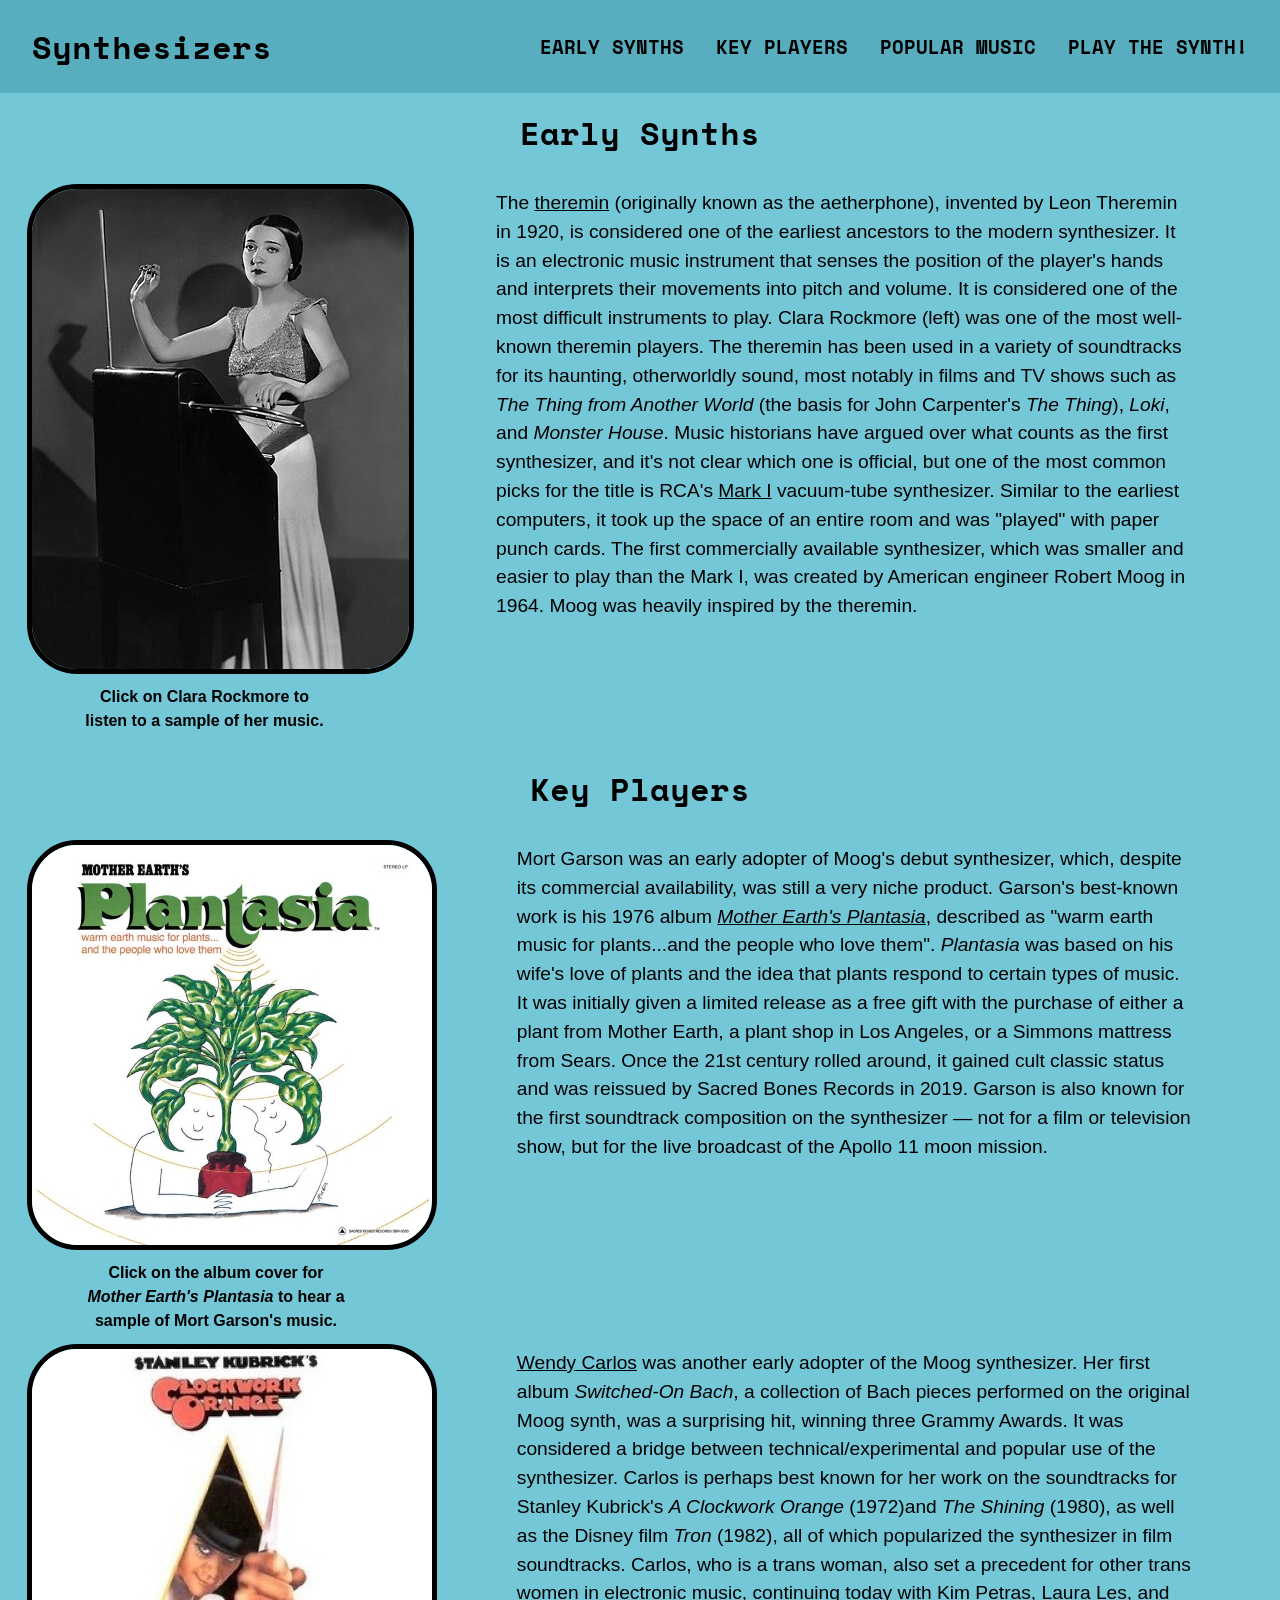
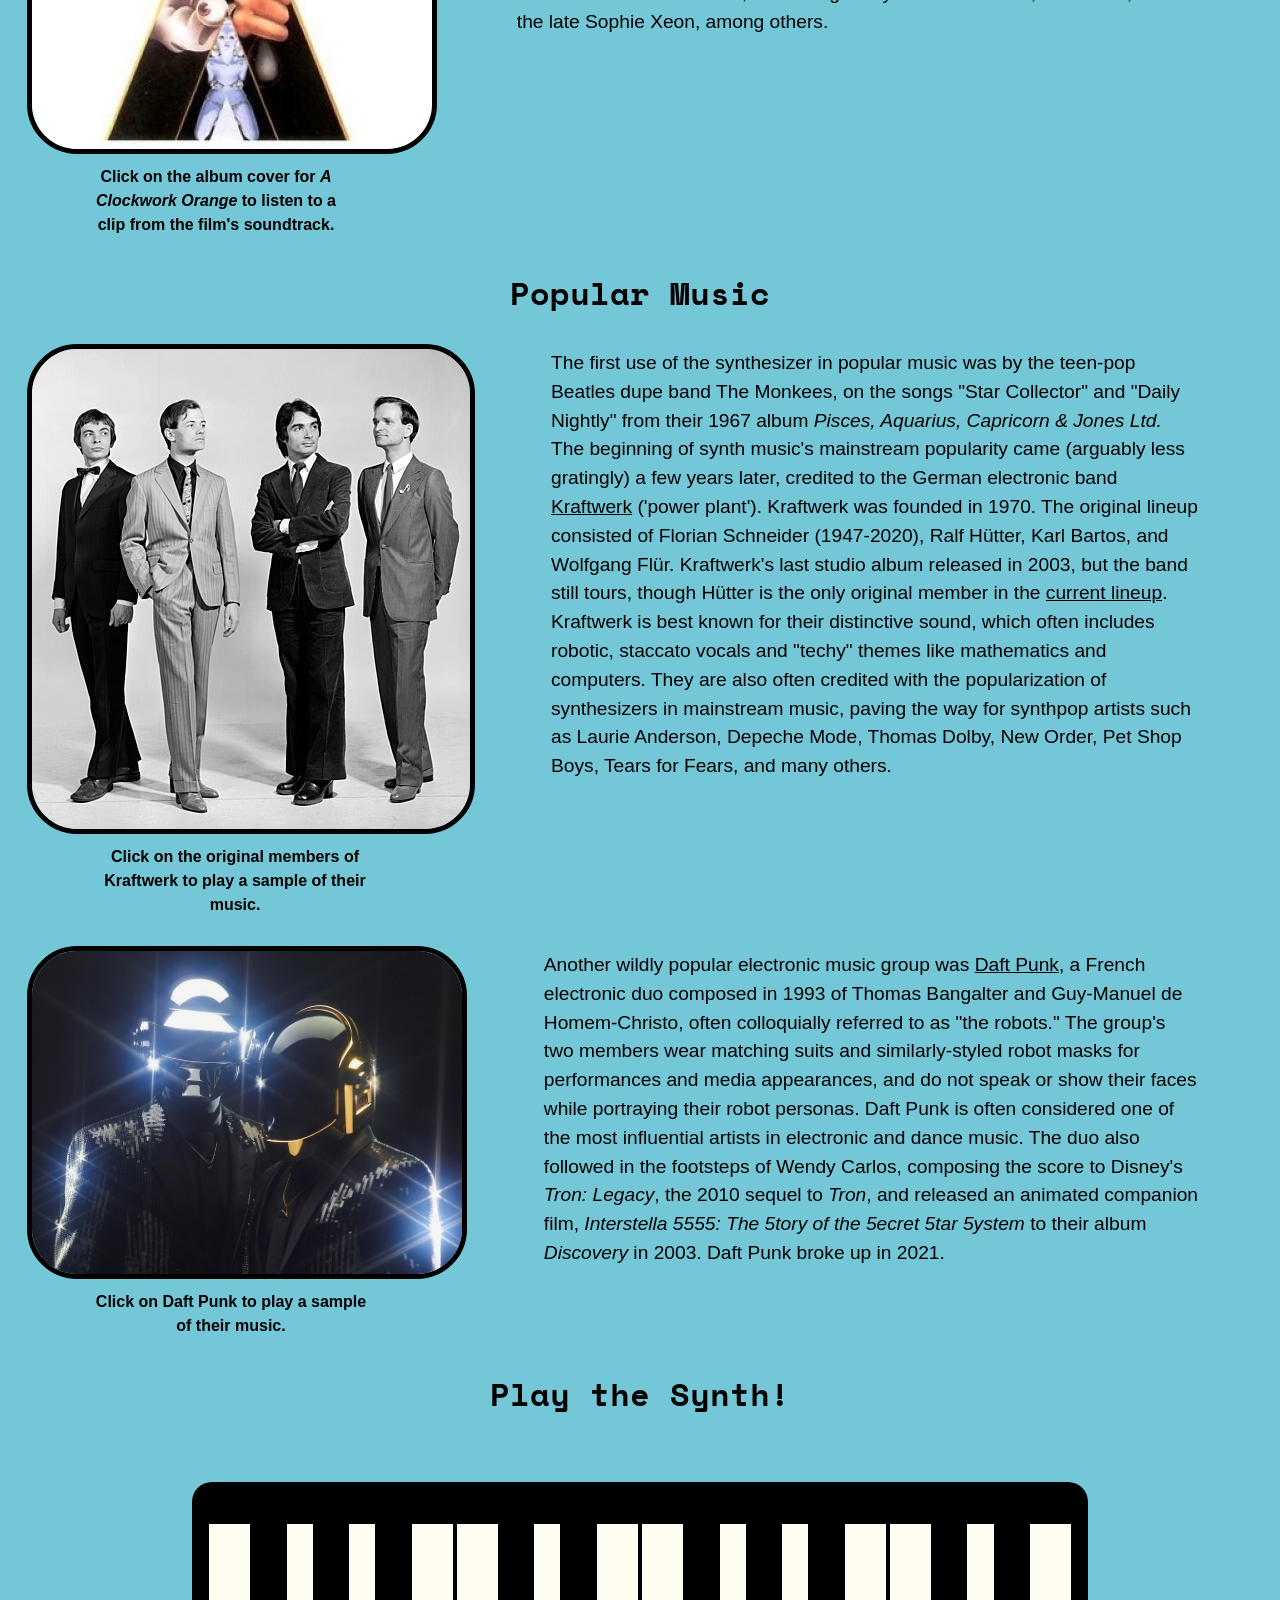
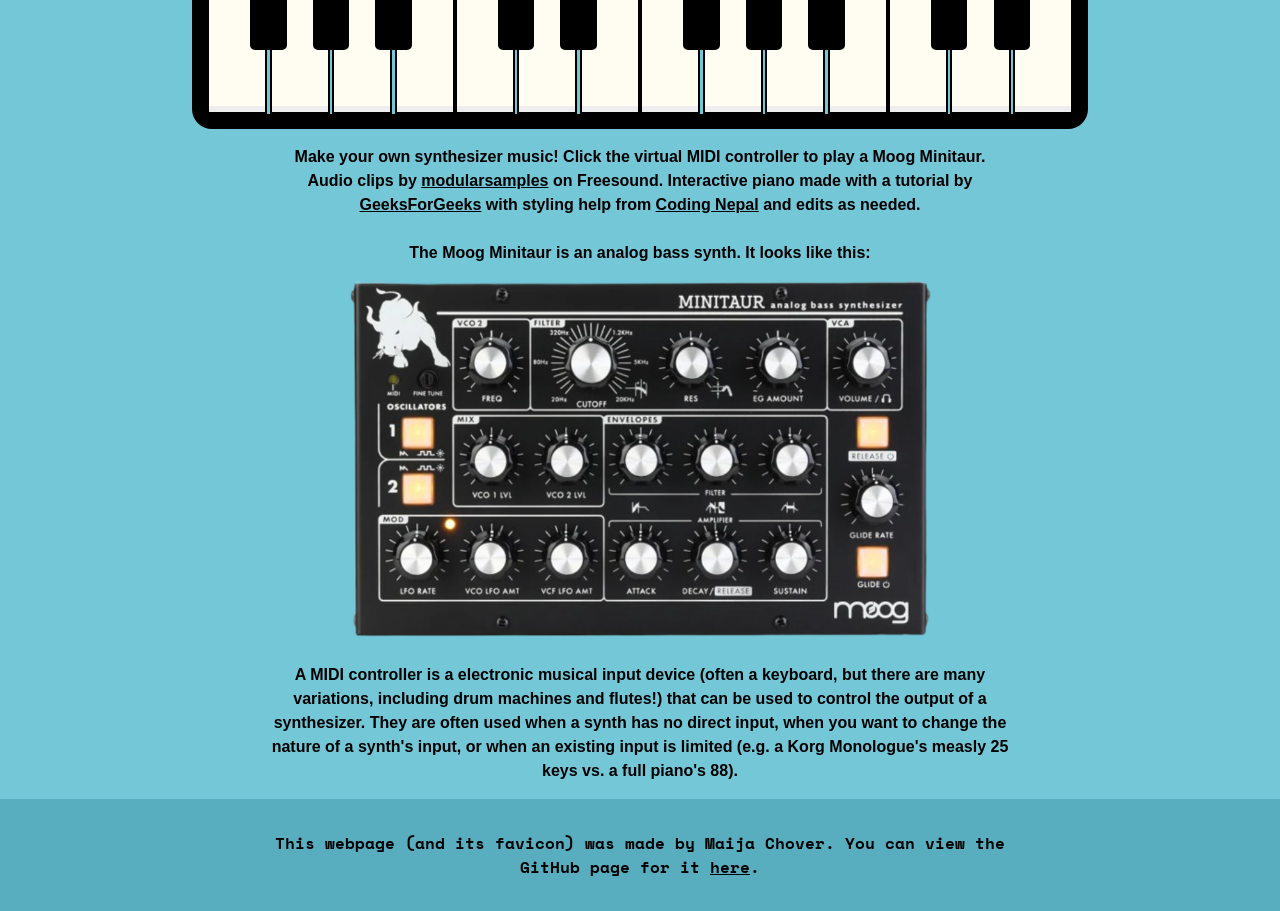
<file: index.html>
<!DOCTYPE html>
<html>

<head>
    <meta charset="utf-8">
    <meta name="viewport" content="width=device-width, initial-scale=1">
    <title>Synthesizers</title>
    <link rel="icon" type="image/png" href="images/favicon.png">

    <link rel="preconnect" href="https://fonts.googleapis.com">
    <link rel="preconnect" href="https://fonts.gstatic.com" crossorigin>
    <link href="https://fonts.googleapis.com/css2?family=Lato:ital,wght@0,100;0,300;0,400;0,700;0,900;1,100;1,300;1,400;1,700;1,900&family=Space+Mono:ital,wght@0,400;0,700;1,400;1,700&display=swap" rel="stylesheet">

    <link rel="stylesheet" href="styles/synth-project.css">
</head>

<body>
    <header>
<h1>Synthesizers</h1> 
<nav>
    <ul>
        <li><a href="#early-synths">Early Synths</a></li>
        <li><a href="#key-players">Key Players</a></li>
        <li><a href="#popular-music">Popular Music</a></li>
        <li><a href="#play-the-synth">Play the Synth!</a></li>
    </ul>
</nav>
</header>

<article id="early-synths">
<h1>Early Synths</h1>
</article>

<article id="theremin">
    <section class="image">
        <div class="card" id="card1">
            <div class="card-contents">
                <div class="front">
            <img src="images/clara-rockmore.jpg" alt="A black and white photo of Clara Rockmore standing at her theremin." id="clara-rockmore">
            </div>
                <div class="back">
                    <img src="images/clara-rockmore.jpg" alt="A black and white photo of Clara Rockmore standing at her theremin." id="clara-rockmore2">
        <h4>"The Swan" from <i>The Carnival of the Animals</i> by Camille Saint-Saëns performed by Clara Rockmore. Image of Clara Rockmore from <a href="https://commons.wikimedia.org/wiki/File:Clara_Rockmore_(1911-1998)_at_her_Theremin.jpg" target="_blank">Wikimedia Commons</a> in the public domain. <a href="https://www.w3schools.com/howto/howto_css_flip_card.asp" target="_blank">Flip card tutorial</a> and <a href="https://www.w3schools.com/howto/howto_css_image_text.asp" target="_blank"> text-over-image tutorial</a> by W3Schools with edits as needed.</h4>
        <audio src="audio/track1.mp3" class="audio" id="track1" preload="auto">
        </audio>
                </div>
            </div>
        </div>
        <h4>Click on Clara Rockmore to listen to a sample of her music.</h4>
    </section>

<section class="text">
<p>The <a href="https://omeka-s.grinnell.edu/s/MusicalInstruments/item/8038#:~:text=The%20theremin%20is%20a%20movement,Anglicized%20form%20as%20Leon%20Theremin" target="_blank">theremin</a> (originally known as the aetherphone), invented by Leon Theremin in 1920, is considered one of the earliest ancestors to the modern synthesizer. It is an electronic music instrument that senses the position of the player's hands and interprets their movements into pitch and volume. It is considered one of the most difficult instruments to play. Clara Rockmore (left) was one of the most well-known theremin players. The theremin has been used in a variety of soundtracks for its haunting, otherworldly sound, most notably in films and TV shows such as <i>The Thing from Another World</i> (the basis for John Carpenter's <i>The Thing</i>), <i>Loki</i>, and <i>Monster House</i>. Music historians have argued over what counts as the first synthesizer, and it's not clear which one is official, but one of the most common picks for the title is RCA's <a href="https://ethw.org/RCA_Mark_I_and_Mark_II_Synthesizers" target="_blank">Mark I</a> vacuum-tube synthesizer. Similar to the earliest computers, it took up the space of an entire room and was "played" with paper punch cards. The first commercially available synthesizer, which was smaller and easier to play than the Mark I, was created by American engineer Robert Moog in 1964. Moog was heavily inspired by the theremin.</p>
    </section>
</article>

<article id="key-players">
<h1>Key Players</h1>
</article>

<article>

<section class="image">
    <div class="card" id="card2">
        <div class="card-contents">
            <div class="front">
        <img src="images/plantasia.jpg" id="plantasia" alt="The album cover for Mother Earth's Plantasia, which features abstract line drawings of two people embracing a plant.">
        </div>
            <div class="back">
                <img src="images/plantasia.jpg" alt="The album cover for Mother Earth's Plantasia, which features abstract line drawings of two people embracing a plant." id="plantasia2">
    <h4>"Baby's Tears Blues" from <i>Mother Earth's Plantasia</i> by Mort Garson, recorded on an original Moog synthesizer. <a href="https://www.w3schools.com/howto/howto_css_flip_card.asp" target="_blank">Flip card tutorial</a> and <a href="https://www.w3schools.com/howto/howto_css_image_text.asp" target="_blank"> text-over-image tutorial</a> by W3Schools with edits as needed.</h4>
    <audio src="audio/track2.mp3" class="audio" id="track2" preload="auto">
    </audio>
            </div>
        </div>
    </div>
    <h4>Click on the album cover for <i>Mother Earth's Plantasia</i> to hear a sample of Mort Garson's music.</h4>
</section>
    <section class="text">
<p>
 
    Mort Garson was an early adopter of Moog's debut synthesizer, which, despite its commercial availability, was still a very niche product. Garson's best-known work is his 1976 album <a href="https://www.moogmusic.com/news/celebrating-plantasia" target="_blank"><i>Mother Earth's Plantasia</i></a>, described as "warm earth music for plants...and the people who love them". <i>Plantasia</i> was based on his wife's love of plants and the idea that plants respond to certain types of music. It was initially given a limited release as a free gift with the purchase of either a plant from Mother Earth, a plant shop in Los Angeles, or a Simmons mattress from Sears. Once the 21st century rolled around, it gained cult classic status and was reissued by Sacred Bones Records in 2019. Garson is also known for the first soundtrack composition on the synthesizer — not for a film or television show, but for the live broadcast of the Apollo 11 moon mission.
    
</p>
</section>
</article>
<article>
<section class="image">
    <div class="card" id="card3">
        <div class="card-contents">
            <div class="front">
        <img src="images/a-clockwork-orange.jpg" alt="The album cover for A Clockwork Orange, showing the film's title along with an illustration of its main character." id="a-clockwork-orange">
        </div>
            <div class="back">
                <img src="images/a-clockwork-orange.jpg" alt="The album cover for A Clockwork Orange, showing the film's title along with an illustration of its main character." id="a-clockwork-orange2">
    <h4>"Theme from <i>A Clockwork Orange</i>" from the soundtrack of <i>A Clockwork Orange</i> by Wendy Carlos. Album cover image in the <a href="https://en.wikipedia.org/wiki/File:A-clockwork-orange.jpg" target="_blank">public domain</a>. <a href="https://www.w3schools.com/howto/howto_css_flip_card.asp" target="_blank">Flip card tutorial</a> and <a href="https://www.w3schools.com/howto/howto_css_image_text.asp" target="_blank"> text-over-image tutorial</a> by W3Schools with edits as needed.</h4>
    <audio src="audio/track3.mp3" class="audio" id="track3" preload="auto">
    </audio>
            </div>
        </div>
    </div>
<h4>Click on the album cover for <i>A Clockwork Orange</i> to listen to a clip from the film's soundtrack.</h4>
</section>

<section class="text">
    <p><a href="https://www.britannica.com/biography/Wendy-Carlos" target="_blank">Wendy Carlos</a> was another early adopter of the Moog synthesizer. Her first album <i>Switched-On Bach</i>, a collection of Bach pieces performed on the original Moog synth, was a surprising hit, winning three Grammy Awards. It was considered a bridge between technical/experimental and popular use of the synthesizer. Carlos is perhaps best known for her work on the soundtracks for Stanley Kubrick's <i>A Clockwork Orange</i> (1972)and <i>The Shining</i> (1980), as well as the Disney film <i>Tron</i> (1982), all of which popularized the synthesizer in film soundtracks. Carlos, who is a trans woman, also set a precedent for other trans women in electronic music, continuing today with Kim Petras, Laura Les, and the late Sophie Xeon, among others.
</p>
</section>
</article>

<article id="popular-music">
<h1>Popular Music</h1>
</article>


<article>
    <section class="image">
        <div class="card" id="card4">
            <div class="card-contents">
                <div class="front">
            <img src="images/kraftwerk.jpg" alt="A black and white photo of the four members of Kraftwerk standing in a line." id="kraftwerk">
            </div>
                <div class="back">
                    <img src="images/kraftwerk.jpg" alt="A black and white photo of the four members of Kraftwerk standing in a line." id="kraftwerk2">
        <h4>"Pocket Calculator" from <i>Computer World</i> by Kraftwerk. Image of Kraftwerk from <a href="https://commons.wikimedia.org/wiki/File:Kraftwerk_1975.jpg" target="_blank">Wikimedia Commons</a> in the public domain. <a href="https://www.w3schools.com/howto/howto_css_flip_card.asp" target="_blank">Flip card tutorial</a> and <a href="https://www.w3schools.com/howto/howto_css_image_text.asp" target="_blank"> text-over-image tutorial</a> by W3Schools with edits as needed.</h4>
        <audio src="audio/track4.mp3" class="audio" id="track4" preload="auto">
        </audio>
                </div>
            </div>
        </div>
        <h4>Click on the original members of Kraftwerk to play a sample of their music.</h4>
    </section>

    <section class="text"> 
        <p>
    The <a href="https://www.wqxr.org/story/moog-synthesizers-dynamic-musical-history/" target="_blank"></a>first use of the synthesizer in popular music was by the teen-pop Beatles dupe band The Monkees, on the songs "Star Collector" and "Daily Nightly" from their 1967 album <i>Pisces, Aquarius, Capricorn & Jones Ltd.</i> The beginning of synth music's mainstream popularity came (arguably less gratingly) a few years later, credited to the German electronic band <a href="https://www.britannica.com/topic/Kraftwerk" target="_blank">Kraftwerk</a> ('power plant'). Kraftwerk was founded in 1970. The original lineup consisted of Florian Schneider (1947-2020), Ralf Hütter, Karl Bartos, and Wolfgang Flür. Kraftwerk's last studio album released in 2003, but the band still tours, though Hütter is the only original member in the <a href="http://kraftwerkfaq.hu/members.html#present" target="_blank">current lineup</a>. Kraftwerk is best known for their distinctive sound, which often includes robotic, staccato vocals and "techy" themes like mathematics and computers. They are also often credited with the popularization of synthesizers in mainstream music, paving the way for synthpop artists such as Laurie Anderson, Depeche Mode, Thomas Dolby, New Order, Pet Shop Boys, Tears for Fears, and many others.</p>
</section>
</article>
<br>
<article>
    <section class="image">
        <div class="card" id="card5">
            <div class="card-contents">
                <div class="front">
            <img src="images/daft-punk.jpg" alt="The two members of Daft Punk in their robot personas standing side by side." id="daft-punk">
            </div>
                <div class="back">
                    <img src="images/daft-punk.jpg" alt="The two members of Daft Punk in their robot personas standing side by side." id="daft-punk2">
        <h4>"Harder, Better, Faster, Stronger" from <i>Discovery</i> by Daft Punk. Image of Daft Punk from <a href="https://commons.wikimedia.org/wiki/File:Daft_Punk_in_2013.jpg" target="_blank">Wikimedia Commons</a>. <a href="https://www.w3schools.com/howto/howto_css_flip_card.asp" target="_blank">Flip card tutorial</a> and <a href="https://www.w3schools.com/howto/howto_css_image_text.asp" target="_blank"> text-over-image tutorial</a> by W3Schools with edits as needed.</h4>
        <audio src="audio/track5.mp3" class="audio" id="track5" preload="auto">
        </audio>
                </div>
            </div>
        </div>
        <h4>Click on Daft Punk to play a sample of their music.</h4>
    </section>
    <section class="text">
<p>Another wildly popular electronic music group was <a href="https://www.britannica.com/topic/Daft-Punk" target="_blank">Daft Punk</a>, a French electronic duo composed in 1993 of Thomas Bangalter and Guy-Manuel de Homem-Christo, often colloquially referred to as "the robots." The group's two members wear matching suits and similarly-styled robot masks for performances and media appearances, and do not speak or show their faces while portraying their robot personas. Daft Punk is often considered one of the most influential artists in electronic and dance music. The duo also followed in the footsteps of Wendy Carlos, composing the score to Disney's <i>Tron: Legacy</i>, the 2010 sequel to <i>Tron</i>, and released an animated companion film, <i>Interstella 5555: The 5tory of the 5ecret 5tar 5ystem</i> to their album <i>Discovery</i> in 2003. Daft Punk broke up in 2021.
</p>
    </section>
</article>

<article id="play-the-synth">
    <h1>Play the Synth!</h1>
</article>

<div class="piano">
    <ul class="keys-list">
        <li class="keys white" data-key="1"></li>
        <li class="keys black" data-key="2"></li>
        <li class="keys white" data-key="3"></li>
        <li class="keys black" data-key="4"></li>
        <li class="keys white" data-key="5"></li>
        <li class="keys black" data-key="6"></li>
        <li class="keys white" data-key="7"></li>
        <li class="keys white" data-key="8"></li>
        <li class="keys black" data-key="9"></li>
        <li class="keys white" data-key="10"></li>
        <li class="keys black" data-key="11"></li>
        <li class="keys white" data-key="12"></li>
        <li class="keys white" data-key="13"></li>
        <li class="keys black" data-key="14"></li>
        <li class="keys white" data-key="15"></li>
        <li class="keys black" data-key="16"></li>
        <li class="keys white" data-key="17"></li>
        <li class="keys black" data-key="18"></li>
        <li class="keys white" data-key="19"></li>
        <li class="keys white" data-key="20"></li>
        <li class="keys black" data-key="21"></li>
        <li class="keys white" data-key="22"></li>
        <li class="keys black" data-key="23"></li>
        <li class="keys white" data-key="24"></li>
    </ul>
</div>

<h4>Make your own synthesizer music! Click the virtual MIDI controller to play a Moog Minitaur. <br> 

     Audio clips by <a href="https://freesound.org/people/modularsamples/packs/17167/" target="_blank">modularsamples</a> on Freesound. Interactive piano made with a tutorial by <a href="https://www.geeksforgeeks.org/build-a-piano-using-html-css-and-javascript/" target="_blank">GeeksForGeeks</a> with styling help from <a href="https://www.codingnepalweb.com/playable-piano-html-css-javascript/" target="_blank">Coding Nepal</a> and edits as needed. <br> <br>

    The Moog Minitaur is an analog bass synth. It looks like this:

    <div><img src="images/minitaur.png" alt="A Moog Minitaur synthesizer." id="minitaur"></div>

A MIDI controller is a electronic musical input device (often a keyboard, but there are many variations, including drum machines and flutes!) that can be used to control the output of a synthesizer. They are often used when a synth has no direct input, when you want to change the nature of a synth's input, or when an existing input is limited (e.g. a Korg Monologue's measly 25 keys vs. a full piano's 88).</h4>

<footer>
    <h4>
    This webpage (and its favicon) was made by Maija Chover. You can view the GitHub page for it <a href="https://github.com/maiiija/synth-project" target="_blank">here</a>.
    </h4>
</footer>

<script src="scripts/synth-project.js"></script>
</body>
</html>
</file>
<file: styles/synth-project.css>
html {
    font-size: 100%;
    box-sizing: border-box;
  }
  * {
    box-sizing: inherit;
}
  body {
    background: #74C7D7;
    color: #000;
    font-family: 'IBM Plex Sans', 'Helvetica', sans-serif;
    display: flex;
    flex-direction: column;
    align-items: center;
    text-align: center;
    width: 100%;
    margin: 0;
    padding: 0;
  }

  header {
    font-family: 'Space Mono', 'Futura', sans-serif;
    background-color: #58ADBE;
    margin: 0;
    padding: 1rem;
    width: 100%;
    justify-content: space-between;
    align-items: center;
    display: flex;
    font-weight: bold;
}

footer {
    font-family: 'Space Mono', 'Futura', sans-serif;
    background-color: #58ADBE;
    margin: 0;
    padding: 1rem 0;
    width: 100%;
    text-align: center;
}

p {
    padding: 0;
    margin: 1rem 10%;
    margin-top: 0;
    text-align: left;
    font-size: 120%;
    line-height: 1.5;
}

header h1 {
    text-align: left;
    padding: 0 0 0 1rem;
    margin: 0;
}

h1 {
    font-family: 'Space Mono', 'Futura', sans-serif;
    text-align: center;
    padding: 0;
    margin: 1rem;
    margin-bottom: 2rem;
    font-size: 2em;
}

h4 {
    margin: 1rem 20%;
    line-height: 1.5;
}

nav ul {
    display: flex;
    list-style: none;
    margin: 0;
    font-size: 120%;
    text-transform: uppercase;
    padding: 1rem;
}

nav ul li {
    margin: 0;
    margin-left: 2rem;
}

article {
    display: flex;
    flex-direction: row;
}

div {
    display: flex;
    align-items: center;  
    justify-content: center;
    border-radius: 50px;
}

img {
    border-radius: 50px;
    border: solid 5px #000; 
}

a {
    color: #000;
}

a:hover {
    color: #115363;
    text-decoration: none;
}

header a {
    text-decoration: none;
}


#minitaur {
    border: 0px;
    border-radius: 0px;
    padding: 1rem;
    max-width: 80%;
}

.card {
    border-radius: 50px;
    perspective: 1000px;
    margin: 0;
    padding: 0;
    background-color: transparent;
    margin-left: 2rem;
}

#card1 {
    width: 377px;
    height: 480px;
}

#card2 {
    width: 400px;
    height: 400px;
}

#card3{
    width: 400px;
    height: 400px; 
}

#card4 {
    width: 438px;
    height: 480px;
}

#card5 {
    height: 323px;
    width: 430px;
}

.card.flipped .card-contents {
    transform: rotateY(180deg);
}

.card-contents {
    position: relative;
    width: 100%;
    height: 100%;
    text-align: left;
    transition: transform 0.8s;
    transform-style: preserve-3d;
}

.front, .back {
    position: absolute;
    width: 100%;
    height: 100%;
    backface-visibility: hidden;
  }

.back {
    transform: rotateY(180deg);
}

.card .back h4 {
    position: absolute; 
    margin: 1rem 10%;
    padding: 1rem;
    color: #000;
    background-color: rgba(255, 255, 255, 0.8); 
    border: solid 1px;
    border-radius: 10px;
    max-width: 80%; 
    word-wrap: break-word;
}

.piano {
    display: flex;
    align-items: center;
    justify-content: center;
    margin: 2rem;
    margin-bottom: 0;
    padding: 0;
    width: 100%;
}

.keys-list {
    list-style: none;
    display: flex;
    justify-content: center;
    max-width: 70%;
    margin: 0 auto;
    padding: 0;
    border: 15px solid #000;
    border-top: 40px solid #000;
    border-radius: 20px;
}

.keys {
    width: 12rem;
    cursor: pointer;
    position: relative;
    height: 12rem;
    border-radius: 0;
    border: 2px solid #000;
    margin: 0;
    padding: 0;
}

.white {
    background: linear-gradient(#FFFCF2 97%, #eee 3%);
}

.white.active {
    box-shadow: inset -5px 5px 20px rgba(0,0,0,0.2);
    background:linear-gradient(to bottom, #fff 0%, #eee 100%);
  }

.black {
    width: 7rem;
    height: 8rem;
    border-radius: 0 0 5px 5px;
    background:#000;
    z-index: 2;
    margin: 0 -17px 0 -17px;
}

.black.active {
    box-shadow: inset -5px -10px 10px rgba(255,255,255,0.1);
    background:linear-gradient(to bottom, #000, #434343);
  }

  @media screen and (max-width: 700px) {
body {
    width: 100%;
    margin: 0;
    padding: 0;
    display: flex;
    flex-direction: column;
}

article {
    width: 100%;
    margin: 0;
    padding: 0;
    display: flex;
    flex-direction: column; 
}

section {
    width: 100%;
    min-width: 100%;
    max-width: 100%;
    margin: 0;
    padding: 0;
    display: flex;
    flex-direction: column; 
}

header {
    display: block;
    width: 100%;
}

footer {
    display: block;
    width: 100%;
}

h1 {
    margin: 1rem;
    margin-bottom: 0.5rem;
    padding: 0;
    display: flex;
    flex-direction: column;
    text-align: center;
    align-items: center;
}

h4 {
    margin: 1rem;
    margin-top: 0.5rem;
    padding: 0;
}

p {
    margin: 2rem;
    margin-top: 0;
    padding: 0;
}

img {
    width: 100%;
    min-width: 100%;
    max-width: 100%;
    margin: 0;
    padding: 0;
    display: flex;
    flex-direction: column;
}

nav ul {
    margin: 0;
    padding: 0;
    display: block;
}

nav ul li {
    margin: 0.5rem;
    padding: 0;
    display: block;
}

#card1, #card2, #card3, #card4, #card5 {
width: 100%;
margin: 0;
padding: 0;
}

.piano {
    display: flex;
    align-items: center;
    justify-content: center;
    margin: 0;
    padding: 0;
    width: 100%;
}

.keys-list {
    max-width: 100%;
    border: 10px solid #000;
    border-top: 30px solid #000;
    border-radius: 10px;
}

.white {
    width: 4rem;
    cursor: pointer;
    position: relative;
    height: 7rem;
    margin: 0;
    padding: 0;
}

.black {
    width: 2.5rem;
    height: 4.5rem;
    margin: 0 -10px;
}
}
</file>
